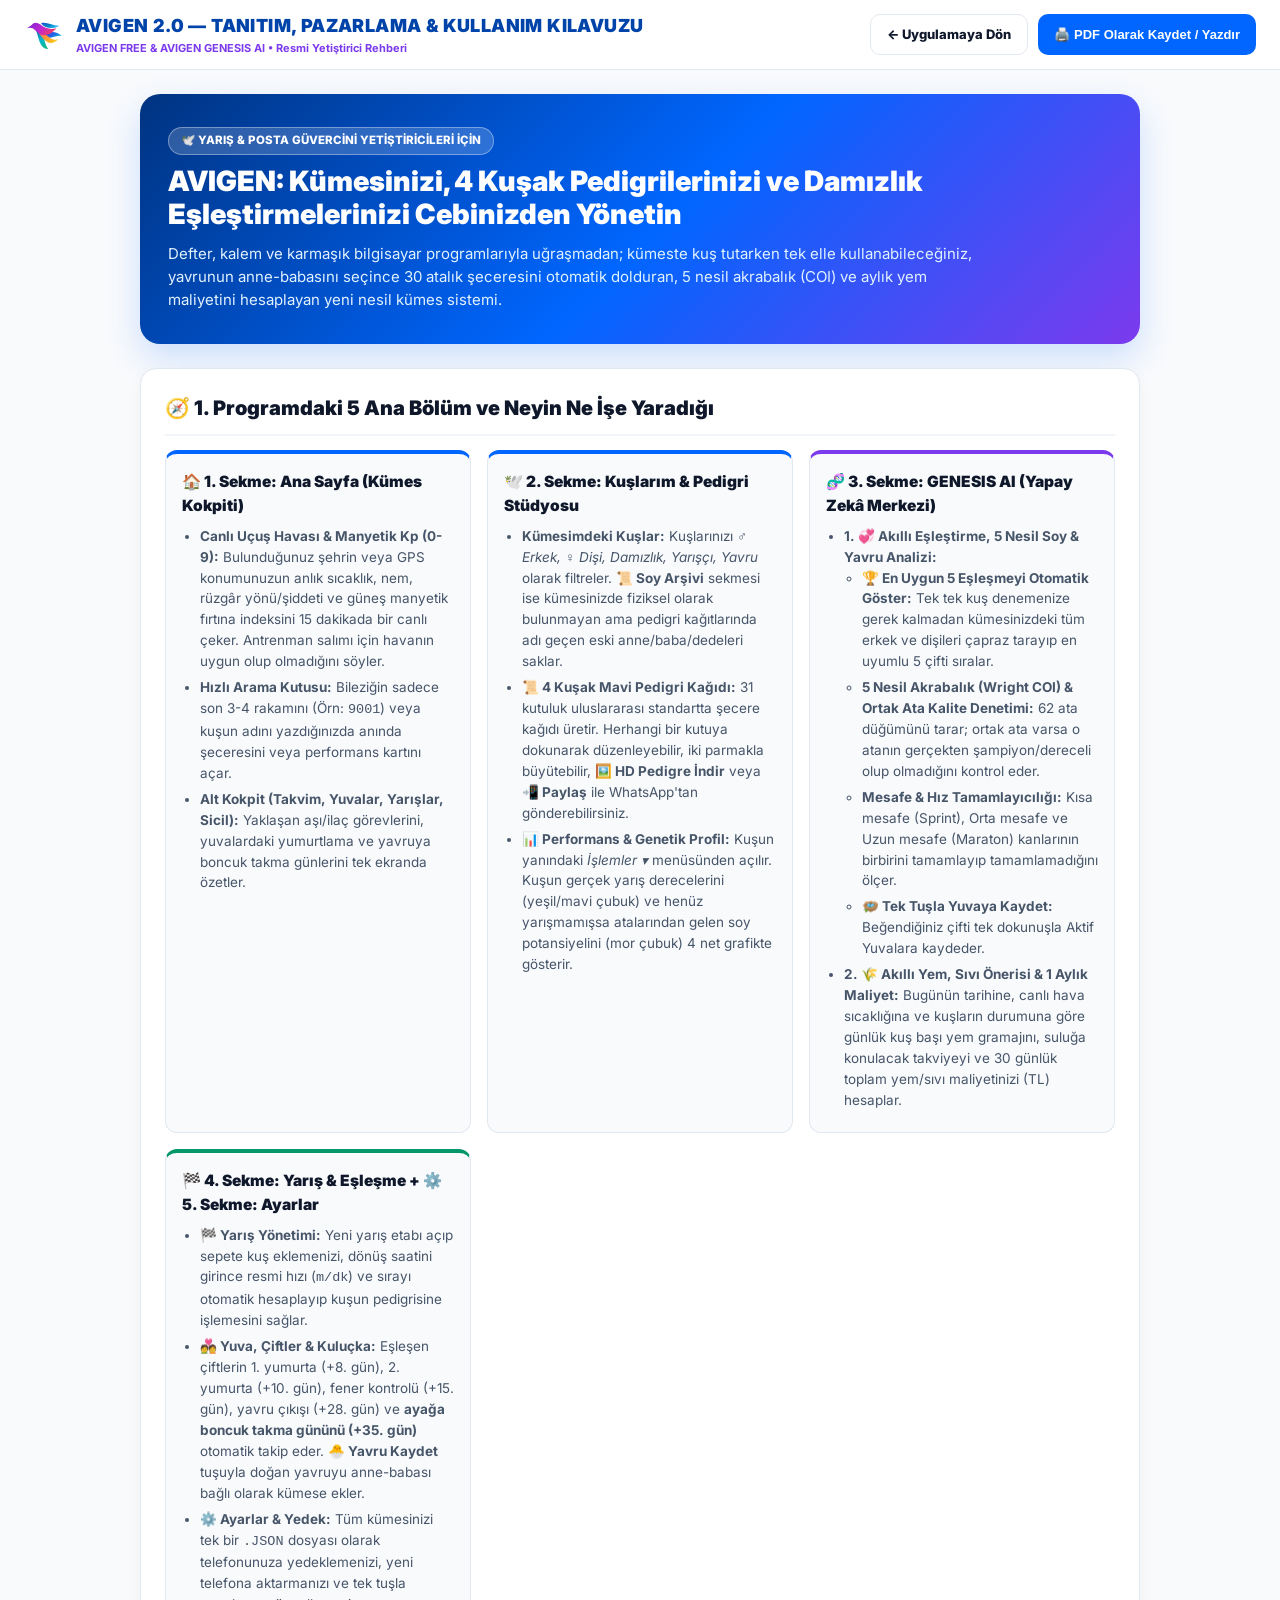
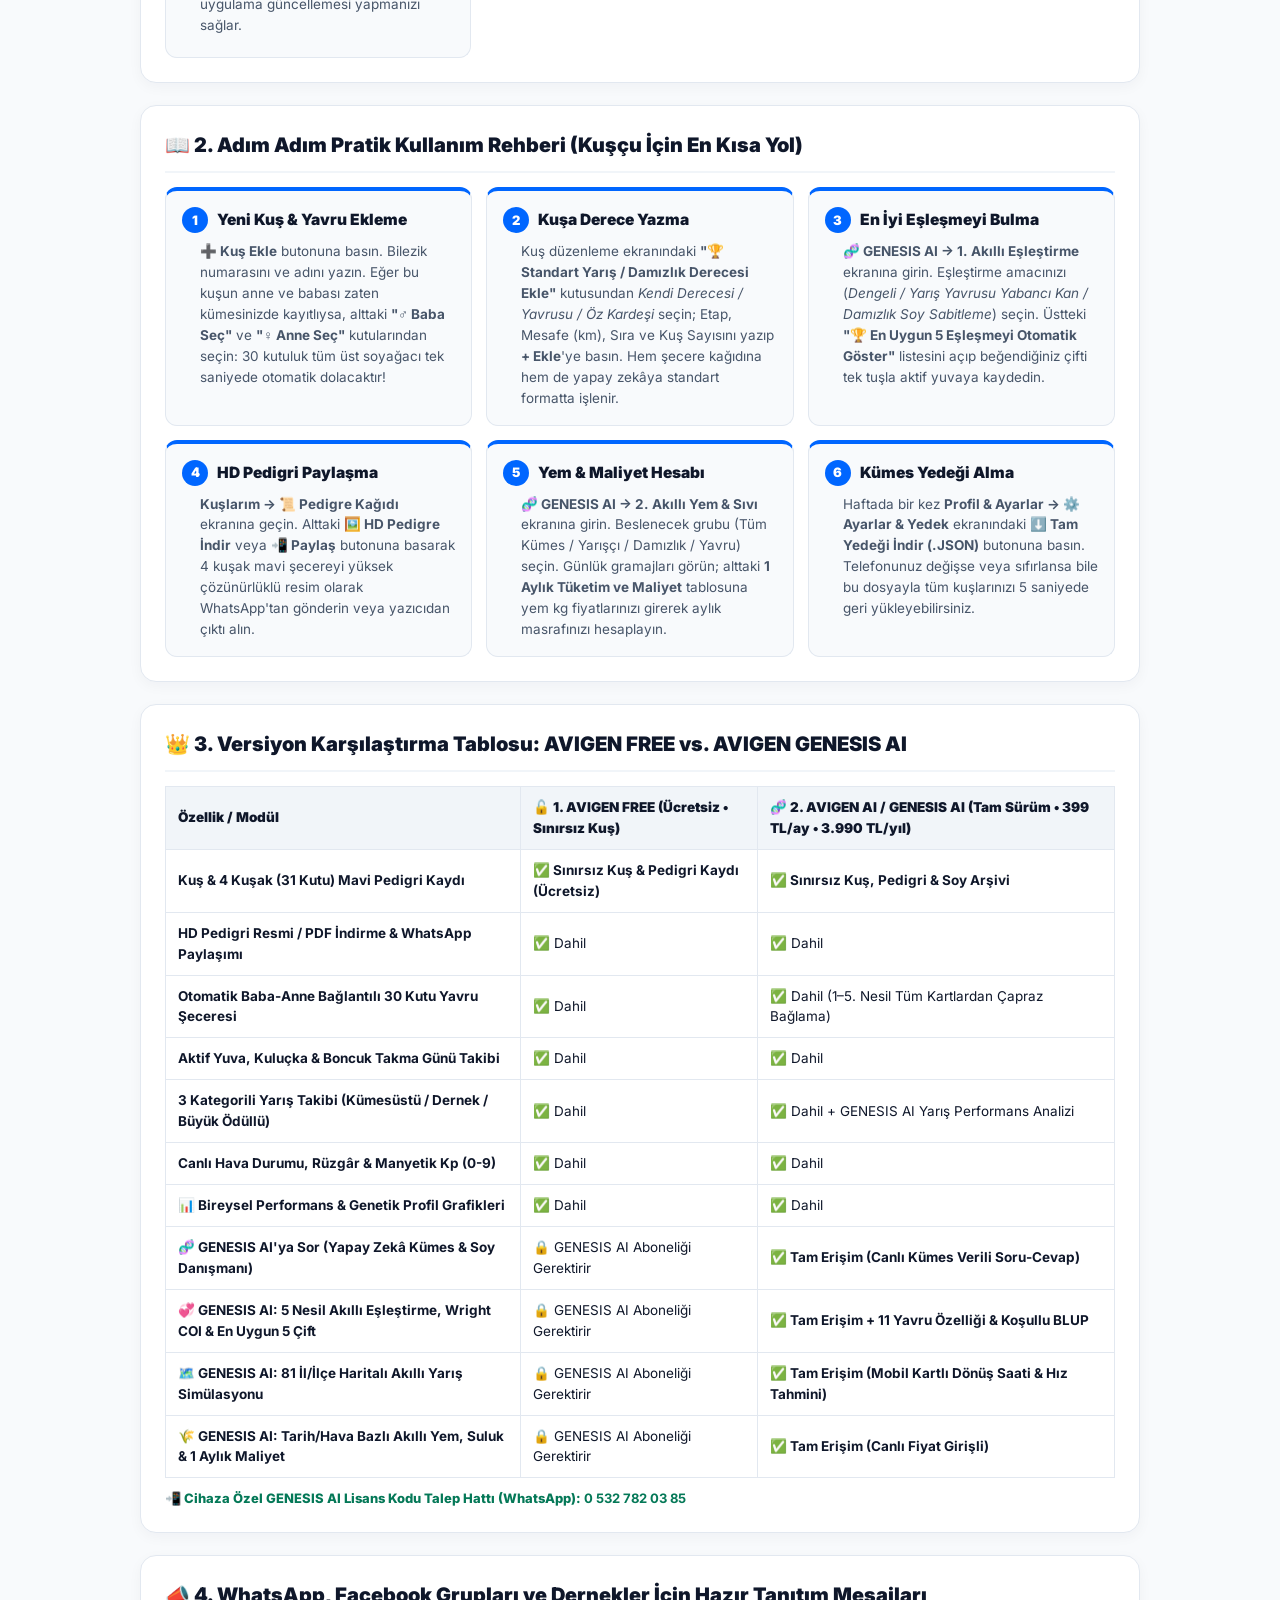
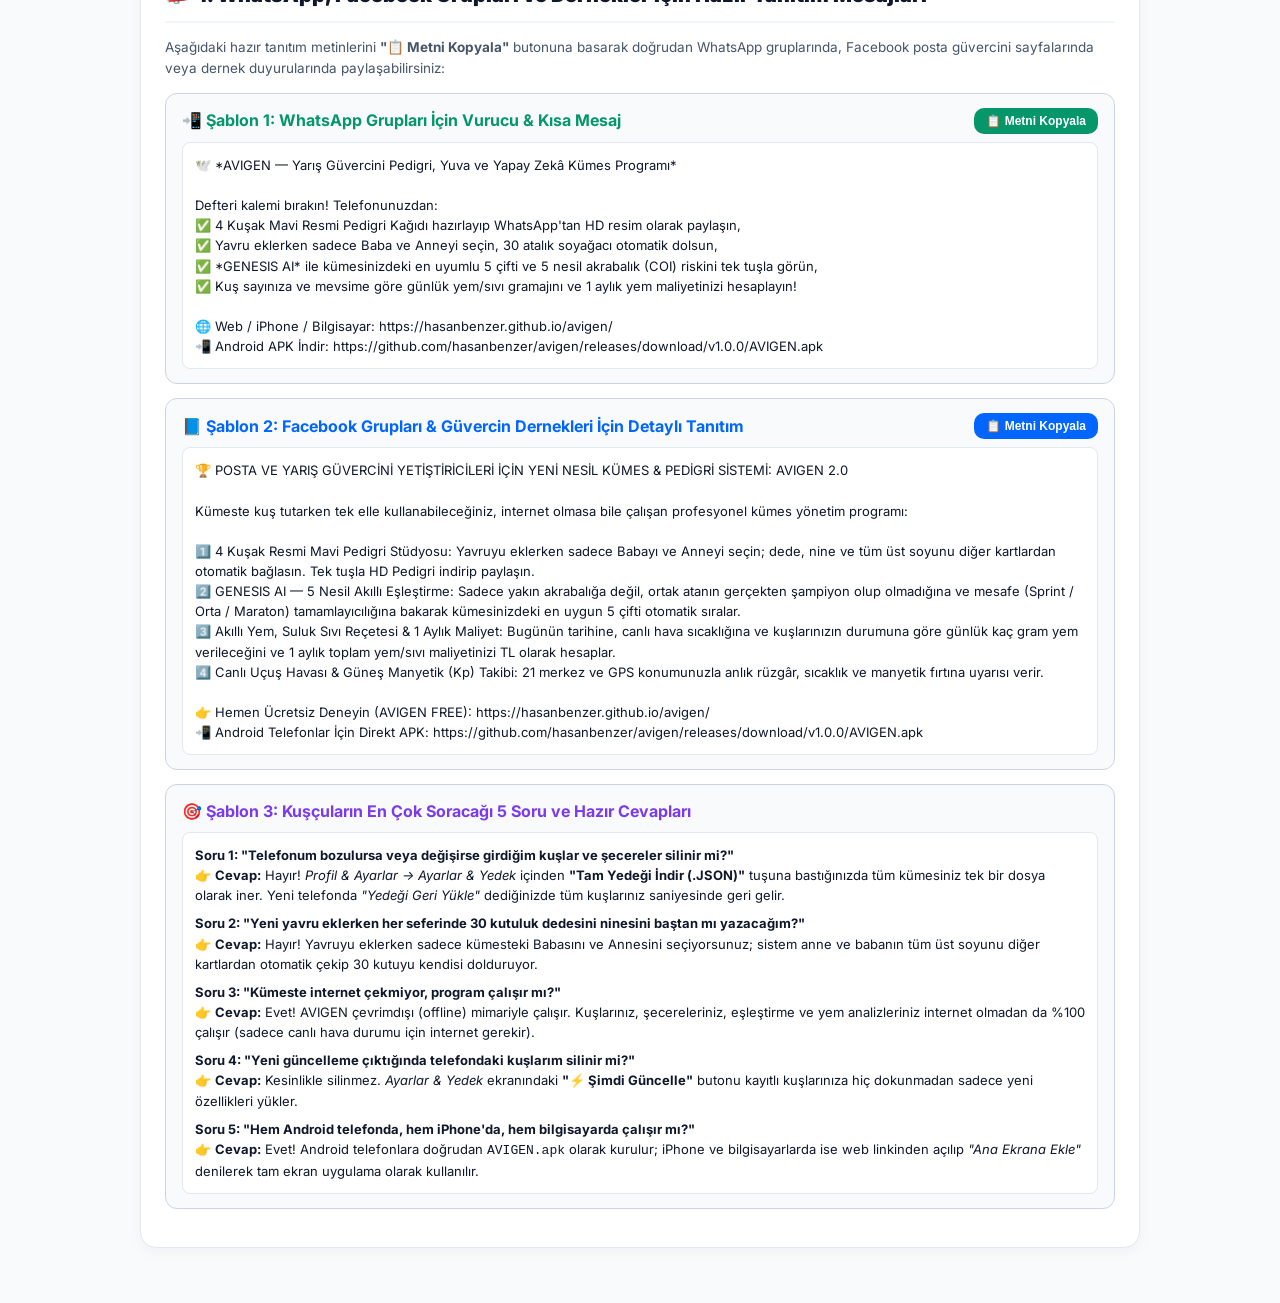
<file: AVIGEN-TANITIM-PAZARLAMA-VE-KULLANIM-REHBERI.html>
<!DOCTYPE html>
<html lang="tr">
<head>
  <meta charset="UTF-8" />
  <meta name="viewport" content="width=device-width, initial-scale=1.0" />
  <title>AVIGEN 2.0 — Resmi Tanıtım, Pazarlama ve Kuşçu Kullanım Kılavuzu</title>
  <link rel="icon" type="image/svg+xml" href="avigen-logo.svg" />
  <link href="https://fonts.googleapis.com/css2?family=Inter:wght@400;500;600;700;800;900&display=swap" rel="stylesheet" />
  <style>
    :root {
      --blue: #0066ff;
      --blue-dark: #0044aa;
      --purple: #7c3aed;
      --green: #059669;
      --bg: #f8fafc;
      --card: #ffffff;
      --text: #0f172a;
      --muted: #475569;
      --border: #e2e8f0;
    }
    * { box-sizing: border-box; }
    body {
      margin: 0;
      padding: 0;
      font-family: 'Inter', -apple-system, BlinkMacSystemFont, sans-serif;
      background: var(--bg);
      color: var(--text);
      line-height: 1.55;
    }
    .top-bar {
      position: sticky;
      top: 0;
      z-index: 100;
      background: rgba(255, 255, 255, 0.95);
      backdrop-filter: blur(10px);
      border-bottom: 1px solid var(--border);
      padding: 12px 24px;
      display: flex;
      justify-content: space-between;
      align-items: center;
      flex-wrap: wrap;
      gap: 12px;
    }
    .brand {
      display: flex;
      align-items: center;
      gap: 12px;
    }
    .brand img {
      width: 40px;
      height: 40px;
    }
    .brand-title {
      font-size: 18px;
      font-weight: 900;
      color: var(--blue-dark);
      letter-spacing: 0.4px;
    }
    .brand-sub {
      font-size: 11px;
      font-weight: 700;
      color: var(--purple);
    }
    .top-actions {
      display: flex;
      gap: 10px;
      flex-wrap: wrap;
    }
    .btn {
      display: inline-flex;
      align-items: center;
      gap: 6px;
      padding: 9px 16px;
      border-radius: 10px;
      font-size: 13px;
      font-weight: 800;
      cursor: pointer;
      border: none;
      text-decoration: none;
      transition: all 0.15s ease;
    }
    .btn-blue { background: var(--blue); color: #fff; }
    .btn-purple { background: var(--purple); color: #fff; }
    .btn-green { background: var(--green); color: #fff; }
    .btn-outline { background: #fff; color: var(--text); border: 1.5px solid var(--border); }
    .container {
      max-width: 1040px;
      margin: 24px auto 60px;
      padding: 0 20px;
    }
    .hero {
      background: linear-gradient(135deg, #003380 0%, #0066ff 52%, #7c3aed 100%);
      color: #fff;
      border-radius: 20px;
      padding: 32px 28px;
      margin-bottom: 24px;
      box-shadow: 0 14px 34px rgba(0, 102, 255, 0.18);
    }
    .hero-badge {
      display: inline-block;
      background: rgba(255, 255, 255, 0.18);
      border: 1px solid rgba(255, 255, 255, 0.35);
      padding: 4px 12px;
      border-radius: 999px;
      font-size: 11.5px;
      font-weight: 800;
      margin-bottom: 10px;
    }
    .hero h1 {
      margin: 0 0 10px;
      font-size: 28px;
      font-weight: 900;
      line-height: 1.2;
    }
    .hero p {
      margin: 0;
      font-size: 15px;
      color: #e0f2fe;
      max-width: 820px;
    }
    .section-card {
      background: var(--card);
      border: 1px solid var(--border);
      border-radius: 16px;
      padding: 24px;
      margin-bottom: 22px;
      box-shadow: 0 4px 14px rgba(15, 23, 42, 0.04);
    }
    .section-title {
      display: flex;
      align-items: center;
      gap: 10px;
      font-size: 20px;
      font-weight: 900;
      color: var(--text);
      margin: 0 0 14px;
      padding-bottom: 10px;
      border-bottom: 2px solid #f1f5f9;
    }
    .grid-2 {
      display: grid;
      grid-template-columns: repeat(auto-fit, minmax(300px, 1fr));
      gap: 16px;
    }
    .grid-3 {
      display: grid;
      grid-template-columns: repeat(auto-fit, minmax(260px, 1fr));
      gap: 14px;
    }
    .feature-box {
      background: #f8fafc;
      border: 1px solid var(--border);
      border-top: 4px solid var(--blue);
      border-radius: 12px;
      padding: 16px;
    }
    .feature-box.purple { border-top-color: var(--purple); }
    .feature-box.green { border-top-color: var(--green); }
    .feature-box h3 {
      margin: 0 0 8px;
      font-size: 15.5px;
      font-weight: 900;
    }
    .feature-box p, .feature-box ul {
      margin: 0;
      font-size: 13.5px;
      color: var(--muted);
      padding-left: 18px;
    }
    .feature-box li { margin-bottom: 5px; }
    table {
      width: 100%;
      border-collapse: collapse;
      font-size: 13.5px;
      margin-top: 10px;
    }
    th, td {
      border: 1px solid var(--border);
      padding: 10px 12px;
      text-align: left;
    }
    th {
      background: #f1f5f9;
      font-weight: 900;
    }
    .copy-card {
      background: #f8fafc;
      border: 1.5px solid #cbd5e1;
      border-radius: 12px;
      padding: 14px 16px;
      margin-bottom: 14px;
    }
    .copy-header {
      display: flex;
      justify-content: space-between;
      align-items: center;
      margin-bottom: 8px;
      gap: 8px;
    }
    .copy-pre {
      white-space: pre-wrap;
      font-family: inherit;
      font-size: 13px;
      background: #ffffff;
      border: 1px solid var(--border);
      border-radius: 8px;
      padding: 12px;
      margin: 0;
      color: var(--text);
    }
    .step-badge {
      display: inline-flex;
      align-items: center;
      justify-content: center;
      width: 26px;
      height: 26px;
      border-radius: 50%;
      background: var(--blue);
      color: #fff;
      font-weight: 900;
      font-size: 13px;
      margin-right: 6px;
    }
    @media print {
      .top-bar, .no-print { display: none !important; }
      body { background: #fff; }
      .section-card { box-shadow: none; break-inside: avoid; }
    }
  </style>
</head>
<body>

  <div class="top-bar no-print">
    <div class="brand">
      <img src="avigen-logo.svg" alt="AVIGEN Logo" />
      <div>
        <div class="brand-title">AVIGEN 2.0 — TANITIM, PAZARLAMA &amp; KULLANIM KILAVUZU</div>
        <div class="brand-sub">AVIGEN FREE &amp; AVIGEN GENESIS AI • Resmi Yetiştirici Rehberi</div>
      </div>
    </div>
    <div class="top-actions">
      <a href="index.html" class="btn btn-outline">← Uygulamaya Dön</a>
      <button class="btn btn-blue" onclick="window.print()">🖨️ PDF Olarak Kaydet / Yazdır</button>
    </div>
  </div>

  <div class="container">

    <!-- HERO -->
    <div class="hero">
      <span class="hero-badge">🕊️ YARIŞ &amp; POSTA GÜVERCİNİ YETİŞTİRİCİLERİ İÇİN</span>
      <h1>AVIGEN: Kümesinizi, 4 Kuşak Pedigrilerinizi ve Damızlık Eşleştirmelerinizi Cebinizden Yönetin</h1>
      <p>
        Defter, kalem ve karmaşık bilgisayar programlarıyla uğraşmadan; kümeste kuş tutarken tek elle kullanabileceğiniz,
        yavrunun anne-babasını seçince 30 atalık şeceresini otomatik dolduran, 5 nesil akrabalık (COI) ve aylık yem maliyetini hesaplayan yeni nesil kümes sistemi.
      </p>
    </div>

    <!-- BÖLÜM 1: NEYİN NE İŞE YARADIĞI (5 ANA SEKME SÖZLÜĞÜ) -->
    <div class="section-card">
      <h2 class="section-title">🧭 1. Programdaki 5 Ana Bölüm ve Neyin Ne İşe Yaradığı</h2>
      <div class="grid-2">
        <div class="feature-box">
          <h3>🏠 1. Sekme: Ana Sayfa (Kümes Kokpiti)</h3>
          <ul>
            <li><strong>Canlı Uçuş Havası &amp; Manyetik Kp (0-9):</strong> Bulunduğunuz şehrin veya GPS konumunuzun anlık sıcaklık, nem, rüzgâr yönü/şiddeti ve güneş manyetik fırtına indeksini 15 dakikada bir canlı çeker. Antrenman salımı için havanın uygun olup olmadığını söyler.</li>
            <li><strong>Hızlı Arama Kutusu:</strong> Bileziğin sadece son 3-4 rakamını (Örn: <code>9001</code>) veya kuşun adını yazdığınızda anında şeceresini veya performans kartını açar.</li>
            <li><strong>Alt Kokpit (Takvim, Yuvalar, Yarışlar, Sicil):</strong> Yaklaşan aşı/ilaç görevlerini, yuvalardaki yumurtlama ve yavruya boncuk takma günlerini tek ekranda özetler.</li>
          </ul>
        </div>

        <div class="feature-box">
          <h3>🕊️ 2. Sekme: Kuşlarım &amp; Pedigri Stüdyosu</h3>
          <ul>
            <li><strong>Kümesimdeki Kuşlar:</strong> Kuşlarınızı <em>♂ Erkek, ♀ Dişi, Damızlık, Yarışçı, Yavru</em> olarak filtreler. <strong>📜 Soy Arşivi</strong> sekmesi ise kümesinizde fiziksel olarak bulunmayan ama pedigri kağıtlarında adı geçen eski anne/baba/dedeleri saklar.</li>
            <li><strong>📜 4 Kuşak Mavi Pedigri Kağıdı:</strong> 31 kutuluk uluslararası standartta şecere kağıdı üretir. Herhangi bir kutuya dokunarak düzenleyebilir, iki parmakla büyütebilir, <strong>🖼️ HD Pedigre İndir</strong> veya <strong>📲 Paylaş</strong> ile WhatsApp'tan gönderebilirsiniz.</li>
            <li><strong>📊 Performans &amp; Genetik Profil:</strong> Kuşun yanındaki <em>İşlemler ▾</em> menüsünden açılır. Kuşun gerçek yarış derecelerini (yeşil/mavi çubuk) ve henüz yarışmamışsa atalarından gelen soy potansiyelini (mor çubuk) 4 net grafikte gösterir.</li>
          </ul>
        </div>

        <div class="feature-box purple">
          <h3>🧬 3. Sekme: GENESIS AI (Yapay Zekâ Merkezi)</h3>
          <ul>
            <li><strong>1. 💞 Akıllı Eşleştirme, 5 Nesil Soy &amp; Yavru Analizi:</strong>
              <ul>
                <li><strong>🏆 En Uygun 5 Eşleşmeyi Otomatik Göster:</strong> Tek tek kuş denemenize gerek kalmadan kümesinizdeki tüm erkek ve dişileri çapraz tarayıp en uyumlu 5 çifti sıralar.</li>
                <li><strong>5 Nesil Akrabalık (Wright COI) &amp; Ortak Ata Kalite Denetimi:</strong> 62 ata düğümünü tarar; ortak ata varsa o atanın gerçekten şampiyon/dereceli olup olmadığını kontrol eder.</li>
                <li><strong>Mesafe &amp; Hız Tamamlayıcılığı:</strong> Kısa mesafe (Sprint), Orta mesafe ve Uzun mesafe (Maraton) kanlarının birbirini tamamlayıp tamamlamadığını ölçer.</li>
                <li><strong>🪺 Tek Tuşla Yuvaya Kaydet:</strong> Beğendiğiniz çifti tek dokunuşla Aktif Yuvalara kaydeder.</li>
              </ul>
            </li>
            <li><strong>2. 🌾 Akıllı Yem, Sıvı Önerisi &amp; 1 Aylık Maliyet:</strong> Bugünün tarihine, canlı hava sıcaklığına ve kuşların durumuna göre günlük kuş başı yem gramajını, suluğa konulacak takviyeyi ve 30 günlük toplam yem/sıvı maliyetinizi (TL) hesaplar.</li>
          </ul>
        </div>

        <div class="feature-box green">
          <h3>🏁 4. Sekme: Yarış &amp; Eşleşme + ⚙️ 5. Sekme: Ayarlar</h3>
          <ul>
            <li><strong>🏁 Yarış Yönetimi:</strong> Yeni yarış etabı açıp sepete kuş eklemenizi, dönüş saatini girince resmi hızı (<code>m/dk</code>) ve sırayı otomatik hesaplayıp kuşun pedigrisine işlemesini sağlar.</li>
            <li><strong>💑 Yuva, Çiftler &amp; Kuluçka:</strong> Eşleşen çiftlerin 1. yumurta (+8. gün), 2. yumurta (+10. gün), fener kontrolü (+15. gün), yavru çıkışı (+28. gün) ve <strong>ayağa boncuk takma gününü (+35. gün)</strong> otomatik takip eder. <strong>🐣 Yavru Kaydet</strong> tuşuyla doğan yavruyu anne-babası bağlı olarak kümese ekler.</li>
            <li><strong>⚙️ Ayarlar &amp; Yedek:</strong> Tüm kümesinizi tek bir <code>.JSON</code> dosyası olarak telefonunuza yedeklemenizi, yeni telefona aktarmanızı ve tek tuşla uygulama güncellemesi yapmanızı sağlar.</li>
          </ul>
        </div>
      </div>
    </div>

    <!-- BÖLÜM 2: ADIM ADIM NASIL KULLANILIR? -->
    <div class="section-card">
      <h2 class="section-title">📖 2. Adım Adım Pratik Kullanım Rehberi (Kuşçu İçin En Kısa Yol)</h2>
      <div class="grid-3">
        <div class="feature-box">
          <h3><span class="step-badge">1</span> Yeni Kuş &amp; Yavru Ekleme</h3>
          <p>
            <strong>➕ Kuş Ekle</strong> butonuna basın. Bilezik numarasını ve adını yazın. Eğer bu kuşun anne ve babası zaten kümesinizde kayıtlıysa, alttaki <strong>"♂ Baba Seç"</strong> ve <strong>"♀ Anne Seç"</strong> kutularından seçin: 30 kutuluk tüm üst soyağacı tek saniyede otomatik dolacaktır!
          </p>
        </div>
        <div class="feature-box">
          <h3><span class="step-badge">2</span> Kuşa Derece Yazma</h3>
          <p>
            Kuş düzenleme ekranındaki <strong>"🏆 Standart Yarış / Damızlık Derecesi Ekle"</strong> kutusundan <em>Kendi Derecesi / Yavrusu / Öz Kardeşi</em> seçin; Etap, Mesafe (km), Sıra ve Kuş Sayısını yazıp <strong>+ Ekle</strong>'ye basın. Hem şecere kağıdına hem de yapay zekâya standart formatta işlenir.
          </p>
        </div>
        <div class="feature-box">
          <h3><span class="step-badge">3</span> En İyi Eşleşmeyi Bulma</h3>
          <p>
            <strong>🧬 GENESIS AI → 1. Akıllı Eşleştirme</strong> ekranına girin. Eşleştirme amacınızı (<em>Dengeli / Yarış Yavrusu Yabancı Kan / Damızlık Soy Sabitleme</em>) seçin. Üstteki <strong>"🏆 En Uygun 5 Eşleşmeyi Otomatik Göster"</strong> listesini açıp beğendiğiniz çifti tek tuşla aktif yuvaya kaydedin.
          </p>
        </div>
        <div class="feature-box">
          <h3><span class="step-badge">4</span> HD Pedigri Paylaşma</h3>
          <p>
            <strong>Kuşlarım → 📜 Pedigre Kağıdı</strong> ekranına geçin. Alttaki <strong>🖼️ HD Pedigre İndir</strong> veya <strong>📲 Paylaş</strong> butonuna basarak 4 kuşak mavi şecereyi yüksek çözünürlüklü resim olarak WhatsApp'tan gönderin veya yazıcıdan çıktı alın.
          </p>
        </div>
        <div class="feature-box">
          <h3><span class="step-badge">5</span> Yem &amp; Maliyet Hesabı</h3>
          <p>
            <strong>🧬 GENESIS AI → 2. Akıllı Yem &amp; Sıvı</strong> ekranına girin. Beslenecek grubu (Tüm Kümes / Yarışçı / Damızlık / Yavru) seçin. Günlük gramajları görün; alttaki <strong>1 Aylık Tüketim ve Maliyet</strong> tablosuna yem kg fiyatlarınızı girerek aylık masrafınızı hesaplayın.
          </p>
        </div>
        <div class="feature-box">
          <h3><span class="step-badge">6</span> Kümes Yedeği Alma</h3>
          <p>
            Haftada bir kez <strong>Profil &amp; Ayarlar → ⚙️ Ayarlar &amp; Yedek</strong> ekranındaki <strong>⬇️ Tam Yedeği İndir (.JSON)</strong> butonuna basın. Telefonunuz değişse veya sıfırlansa bile bu dosyayla tüm kuşlarınızı 5 saniyede geri yükleyebilirsiniz.
          </p>
        </div>
      </div>
    </div>

    <!-- BÖLÜM 3: AVIGEN FREE vs AVIGEN GENESIS AI PAKET KARŞILAŞTIRMASI -->
    <div class="section-card">
      <h2 class="section-title">👑 3. Versiyon Karşılaştırma Tablosu: AVIGEN FREE vs. AVIGEN GENESIS AI</h2>
      <table>
        <thead>
          <tr>
            <th>Özellik / Modül</th>
            <th>🔓 1. AVIGEN FREE (Ücretsiz • Sınırsız Kuş)</th>
            <th>🧬 2. AVIGEN AI / GENESIS AI (Tam Sürüm • 399 TL/ay • 3.990 TL/yıl)</th>
          </tr>
        </thead>
        <tbody>
          <tr>
            <td><strong>Kuş &amp; 4 Kuşak (31 Kutu) Mavi Pedigri Kaydı</strong></td>
            <td><strong>✅ Sınırsız Kuş &amp; Pedigri Kaydı (Ücretsiz)</strong></td>
            <td><strong>✅ Sınırsız Kuş, Pedigri &amp; Soy Arşivi</strong></td>
          </tr>
          <tr>
            <td><strong>HD Pedigri Resmi / PDF İndirme &amp; WhatsApp Paylaşımı</strong></td>
            <td>✅ Dahil</td>
            <td>✅ Dahil</td>
          </tr>
          <tr>
            <td><strong>Otomatik Baba-Anne Bağlantılı 30 Kutu Yavru Şeceresi</strong></td>
            <td>✅ Dahil</td>
            <td>✅ Dahil (1–5. Nesil Tüm Kartlardan Çapraz Bağlama)</td>
          </tr>
          <tr>
            <td><strong>Aktif Yuva, Kuluçka &amp; Boncuk Takma Günü Takibi</strong></td>
            <td>✅ Dahil</td>
            <td>✅ Dahil</td>
          </tr>
          <tr>
            <td><strong>3 Kategorili Yarış Takibi (Kümesüstü / Dernek / Büyük Ödüllü)</strong></td>
            <td>✅ Dahil</td>
            <td>✅ Dahil + GENESIS AI Yarış Performans Analizi</td>
          </tr>
          <tr>
            <td><strong>Canlı Hava Durumu, Rüzgâr &amp; Manyetik Kp (0-9)</strong></td>
            <td>✅ Dahil</td>
            <td>✅ Dahil</td>
          </tr>
          <tr>
            <td><strong>📊 Bireysel Performans &amp; Genetik Profil Grafikleri</strong></td>
            <td>✅ Dahil</td>
            <td>✅ Dahil</td>
          </tr>
          <tr>
            <td><strong>🧬 GENESIS AI'ya Sor (Yapay Zekâ Kümes &amp; Soy Danışmanı)</strong></td>
            <td>🔒 GENESIS AI Aboneliği Gerektirir</td>
            <td><strong>✅ Tam Erişim (Canlı Kümes Verili Soru-Cevap)</strong></td>
          </tr>
          <tr>
            <td><strong>💞 GENESIS AI: 5 Nesil Akıllı Eşleştirme, Wright COI &amp; En Uygun 5 Çift</strong></td>
            <td>🔒 GENESIS AI Aboneliği Gerektirir</td>
            <td><strong>✅ Tam Erişim + 11 Yavru Özelliği &amp; Koşullu BLUP</strong></td>
          </tr>
          <tr>
            <td><strong>🗺️ GENESIS AI: 81 İl/İlçe Haritalı Akıllı Yarış Simülasyonu</strong></td>
            <td>🔒 GENESIS AI Aboneliği Gerektirir</td>
            <td><strong>✅ Tam Erişim (Mobil Kartlı Dönüş Saati &amp; Hız Tahmini)</strong></td>
          </tr>
          <tr>
            <td><strong>🌾 GENESIS AI: Tarih/Hava Bazlı Akıllı Yem, Suluk &amp; 1 Aylık Maliyet</strong></td>
            <td>🔒 GENESIS AI Aboneliği Gerektirir</td>
            <td><strong>✅ Tam Erişim (Canlı Fiyat Girişli)</strong></td>
          </tr>
        </tbody>
      </table>
      <p style="font-size:13px; color:#047857; font-weight:800; margin-top:10px; margin-bottom:0;">
        📲 Cihaza Özel GENESIS AI Lisans Kodu Talep Hattı (WhatsApp): <strong>0 532 782 03 85</strong>
      </p>
    </div>

    <!-- BÖLÜM 4: HAZIR PAZARLAMA VE TANITIM METİNLERİ -->
    <div class="section-card">
      <h2 class="section-title">📣 4. WhatsApp, Facebook Grupları ve Dernekler İçin Hazır Tanıtım Mesajları</h2>
      <p style="font-size:13.5px; color:var(--muted); margin-top:0;">
        Aşağıdaki hazır tanıtım metinlerini <strong>"📋 Metni Kopyala"</strong> butonuna basarak doğrudan WhatsApp gruplarında, Facebook posta güvercini sayfalarında veya dernek duyurularında paylaşabilirsiniz:
      </p>

      <div class="copy-card">
        <div class="copy-header">
          <strong style="color:var(--green);">📲 Şablon 1: WhatsApp Grupları İçin Vurucu &amp; Kısa Mesaj</strong>
          <button class="btn btn-green no-print" style="padding:6px 12px; font-size:12px;" onclick="copyText('tpl1')">📋 Metni Kopyala</button>
        </div>
        <pre class="copy-pre" id="tpl1">🕊️ *AVIGEN — Yarış Güvercini Pedigri, Yuva ve Yapay Zekâ Kümes Programı*

Defteri kalemi bırakın! Telefonunuzdan:
✅ 4 Kuşak Mavi Resmi Pedigri Kağıdı hazırlayıp WhatsApp'tan HD resim olarak paylaşın,
✅ Yavru eklerken sadece Baba ve Anneyi seçin, 30 atalık soyağacı otomatik dolsun,
✅ *GENESIS AI* ile kümesinizdeki en uyumlu 5 çifti ve 5 nesil akrabalık (COI) riskini tek tuşla görün,
✅ Kuş sayınıza ve mevsime göre günlük yem/sıvı gramajını ve 1 aylık yem maliyetinizi hesaplayın!

🌐 Web / iPhone / Bilgisayar: https://hasanbenzer.github.io/avigen/
📲 Android APK İndir: https://github.com/hasanbenzer/avigen/releases/download/v1.0.0/AVIGEN.apk</pre>
      </div>

      <div class="copy-card">
        <div class="copy-header">
          <strong style="color:var(--blue);">📘 Şablon 2: Facebook Grupları &amp; Güvercin Dernekleri İçin Detaylı Tanıtım</strong>
          <button class="btn btn-blue no-print" style="padding:6px 12px; font-size:12px;" onclick="copyText('tpl2')">📋 Metni Kopyala</button>
        </div>
        <pre class="copy-pre" id="tpl2">🏆 POSTA VE YARIŞ GÜVERCİNİ YETİŞTİRİCİLERİ İÇİN YENİ NESİL KÜMES &amp; PEDİGRİ SİSTEMİ: AVIGEN 2.0

Kümeste kuş tutarken tek elle kullanabileceğiniz, internet olmasa bile çalışan profesyonel kümes yönetim programı:

1️⃣ 4 Kuşak Resmi Mavi Pedigri Stüdyosu: Yavruyu eklerken sadece Babayı ve Anneyi seçin; dede, nine ve tüm üst soyunu diğer kartlardan otomatik bağlasın. Tek tuşla HD Pedigri indirip paylaşın.
2️⃣ GENESIS AI — 5 Nesil Akıllı Eşleştirme: Sadece yakın akrabalığa değil, ortak atanın gerçekten şampiyon olup olmadığına ve mesafe (Sprint / Orta / Maraton) tamamlayıcılığına bakarak kümesinizdeki en uygun 5 çifti otomatik sıralar.
3️⃣ Akıllı Yem, Suluk Sıvı Reçetesi &amp; 1 Aylık Maliyet: Bugünün tarihine, canlı hava sıcaklığına ve kuşlarınızın durumuna göre günlük kaç gram yem verileceğini ve 1 aylık toplam yem/sıvı maliyetinizi TL olarak hesaplar.
4️⃣ Canlı Uçuş Havası &amp; Güneş Manyetik (Kp) Takibi: 21 merkez ve GPS konumunuzla anlık rüzgâr, sıcaklık ve manyetik fırtına uyarısı verir.

👉 Hemen Ücretsiz Deneyin (AVIGEN FREE): https://hasanbenzer.github.io/avigen/
📲 Android Telefonlar İçin Direkt APK: https://github.com/hasanbenzer/avigen/releases/download/v1.0.0/AVIGEN.apk</pre>
      </div>

      <div class="copy-card">
        <div class="copy-header">
          <strong style="color:var(--purple);">🎯 Şablon 3: Kuşçuların En Çok Soracağı 5 Soru ve Hazır Cevapları</strong>
        </div>
        <div style="font-size:13px; color:var(--text); background:#fff; border:1px solid var(--border); border-radius:8px; padding:12px;">
          <p style="margin:0 0 8px;"><strong>Soru 1: "Telefonum bozulursa veya değişirse girdiğim kuşlar ve şecereler silinir mi?"</strong><br/>
          👉 <strong>Cevap:</strong> Hayır! <em>Profil &amp; Ayarlar → Ayarlar &amp; Yedek</em> içinden <strong>"Tam Yedeği İndir (.JSON)"</strong> tuşuna bastığınızda tüm kümesiniz tek bir dosya olarak iner. Yeni telefonda <em>"Yedeği Geri Yükle"</em> dediğinizde tüm kuşlarınız saniyesinde geri gelir.</p>
          <p style="margin:0 0 8px;"><strong>Soru 2: "Yeni yavru eklerken her seferinde 30 kutuluk dedesini ninesini baştan mı yazacağım?"</strong><br/>
          👉 <strong>Cevap:</strong> Hayır! Yavruyu eklerken sadece kümesteki Babasını ve Annesini seçiyorsunuz; sistem anne ve babanın tüm üst soyunu diğer kartlardan otomatik çekip 30 kutuyu kendisi dolduruyor.</p>
          <p style="margin:0 0 8px;"><strong>Soru 3: "Kümeste internet çekmiyor, program çalışır mı?"</strong><br/>
          👉 <strong>Cevap:</strong> Evet! AVIGEN çevrimdışı (offline) mimariyle çalışır. Kuşlarınız, şecereleriniz, eşleştirme ve yem analizleriniz internet olmadan da %100 çalışır (sadece canlı hava durumu için internet gerekir).</p>
          <p style="margin:0 0 8px;"><strong>Soru 4: "Yeni güncelleme çıktığında telefondaki kuşlarım silinir mi?"</strong><br/>
          👉 <strong>Cevap:</strong> Kesinlikle silinmez. <em>Ayarlar &amp; Yedek</em> ekranındaki <strong>"⚡ Şimdi Güncelle"</strong> butonu kayıtlı kuşlarınıza hiç dokunmadan sadece yeni özellikleri yükler.</p>
          <p style="margin:0;"><strong>Soru 5: "Hem Android telefonda, hem iPhone'da, hem bilgisayarda çalışır mı?"</strong><br/>
          👉 <strong>Cevap:</strong> Evet! Android telefonlara doğrudan <code>AVIGEN.apk</code> olarak kurulur; iPhone ve bilgisayarlarda ise web linkinden açılıp <em>"Ana Ekrana Ekle"</em> denilerek tam ekran uygulama olarak kullanılır.</p>
        </div>
      </div>
    </div>

  </div>

  <script>
    function copyText(id) {
      const el = document.getElementById(id);
      if (!el) return;
      const txt = el.innerText;
      if (navigator.clipboard && navigator.clipboard.writeText) {
        navigator.clipboard.writeText(txt).then(() => {
          alert('✅ Metin kopyalandı! WhatsApp veya Facebook\'a doğrudan yapıştırabilirsiniz.');
        });
      } else {
        prompt('Metni kopyalayın:', txt);
      }
    }
  </script>
</body>
</html>
</file>
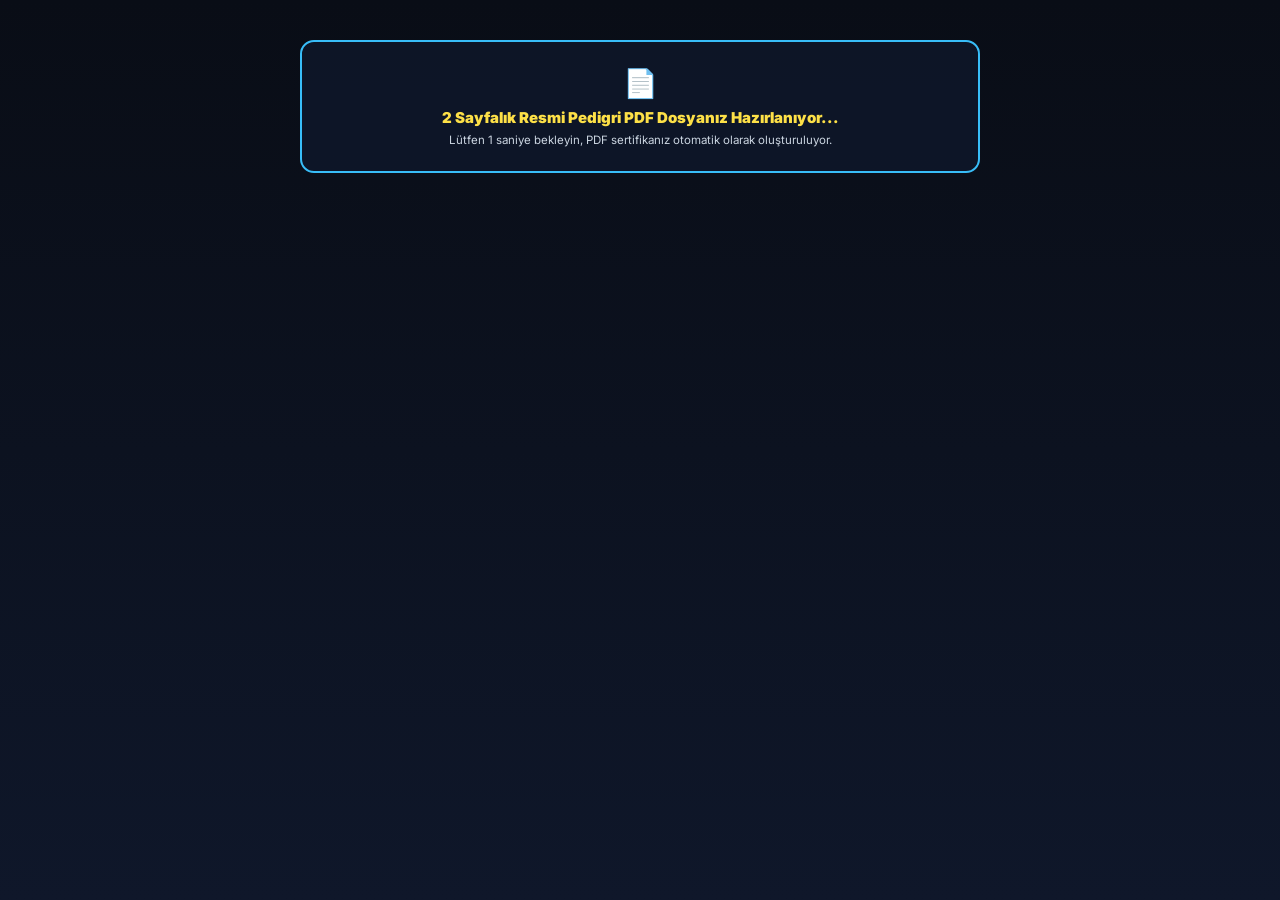
<file: pedigri-pdf.html>
<!DOCTYPE html>
<html lang="tr">
<head>
  <meta charset="UTF-8" />
  <meta http-equiv="Cache-Control" content="no-cache, no-store, must-revalidate" />
  <meta http-equiv="Pragma" content="no-cache" />
  <meta http-equiv="Expires" content="0" />
  <meta name="viewport" content="width=device-width, initial-scale=1.0, maximum-scale=5.0, user-scalable=yes" />
  <title>AVIGEN — 2 Sayfa Resmi Pedigri PDF İndir &amp; WhatsApp Paylaş</title>
  <link rel="icon" type="image/svg+xml" href="https://hasanbenzer.github.io/avigen/avigen-logo.svg" />
  <link rel="preconnect" href="https://fonts.googleapis.com" />
  <link rel="preconnect" href="https://fonts.gstatic.com" crossorigin />
  <link href="https://fonts.googleapis.com/css2?family=Inter:wght@400;600;700;800;900&display=swap" rel="stylesheet" />
  <style>
    * { box-sizing: border-box; }
    body {
      margin: 0;
      padding: 0;
      min-height: 100vh;
      background: linear-gradient(180deg, #090d16 0%, #0f172a 100%);
      color: #f8fafc;
      font-family: 'Inter', -apple-system, BlinkMacSystemFont, sans-serif;
    }
    .ios-btn {
      border: none;
      border-radius: 11px;
      cursor: pointer;
      font-family: inherit;
      transition: transform 0.12s ease, opacity 0.12s ease;
      display: inline-flex;
      align-items: center;
      justify-content: center;
      gap: 6px;
    }
    .ios-btn:active { transform: scale(0.98); }
    .ios-btn-green {
      background: linear-gradient(135deg, #059669, #10b981);
      color: #ffffff;
    }
    .ios-btn-primary {
      background: linear-gradient(135deg, #1d4ed8, #0284c7);
      color: #ffffff;
    }
    .ios-btn-outline {
      background: rgba(255, 255, 255, 0.1);
      color: #ffffff;
      border: 1.5px solid #93c5fd;
    }
  </style>
</head>
<body>
  <div id="avigenExternalPdfShareBridgePage" style="min-height:100vh; width:100%; padding:16px 12px 36px 12px;">
    <div style="max-width:680px; margin:24px auto; text-align:center; background:rgba(15,23,42,0.85); border:2px solid #38bdf8; border-radius:14px; padding:24px 16px;">
      <div style="font-size:28px; margin-bottom:8px;">📄</div>
      <div style="font-size:15px; font-weight:900; color:#fde047;">2 Sayfalık Resmi Pedigri PDF Dosyanız Hazırlanıyor...</div>
      <div style="font-size:11.5px; color:#cbd5e1; margin-top:6px;">Lütfen 1 saniye bekleyin, PDF sertifikanız otomatik olarak oluşturuluyor.</div>
    </div>
  </div>

  <script>
    window.AVIGEN_STANDALONE_PDF_BRIDGE_MODE = true;
    (function() {
      var ts = Date.now();
      var base = 'https://hasanbenzer.github.io/avigen/';
      var s1 = document.createElement('script');
      s1.src = base + 'performance-profile.js?t=' + ts;
      s1.onload = function() {
        var s2 = document.createElement('script');
        s2.src = base + 'app.js?t=' + ts;
        document.body.appendChild(s2);
      };
      s1.onerror = function() {
        var s2 = document.createElement('script');
        s2.src = base + 'app.js?t=' + ts;
        document.body.appendChild(s2);
      };
      document.body.appendChild(s1);
    })();
  </script>
</body>
</html>
</file>
